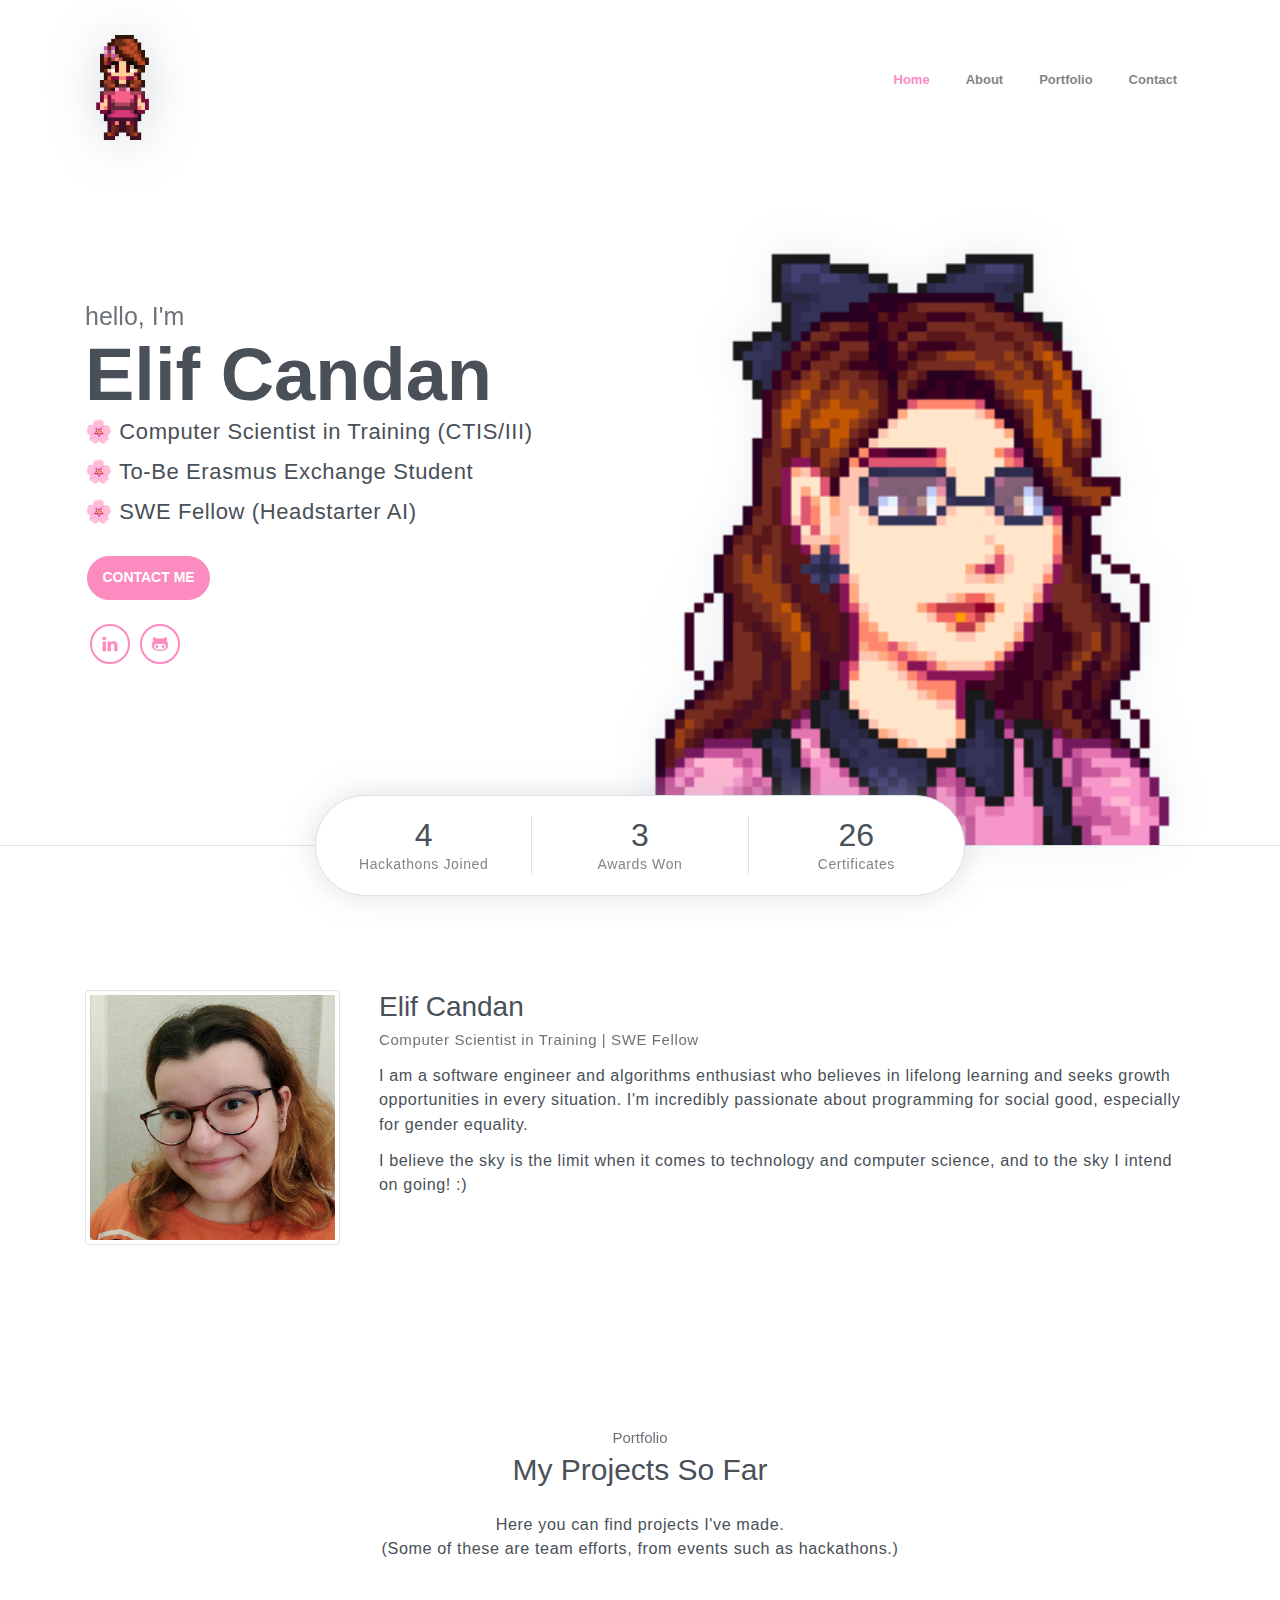
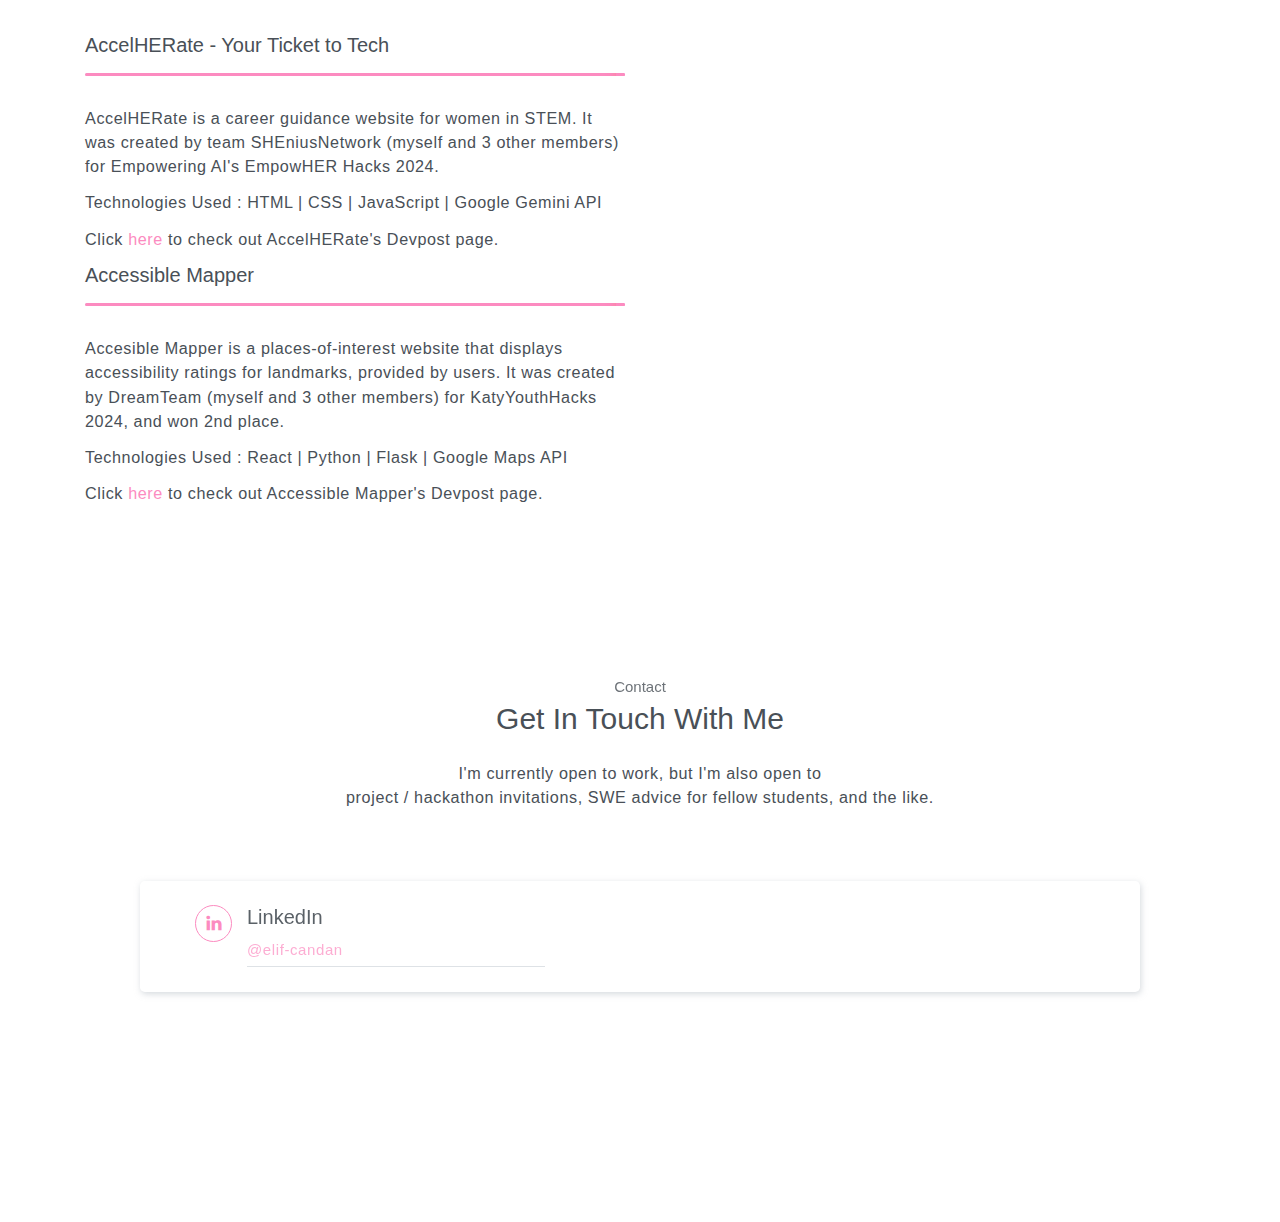
<file: index.html>
<!DOCTYPE html>
<html lang="en">
<head>
	<meta charset="utf-8">
    <meta name="viewport" content="width=device-width, initial-scale=1, shrink-to-fit=no">
    <meta name="description" content="Start your development with Steller landing page.">
    <meta name="author" content="Devcrud">
    <title>Elif Candan | CS Student</title>
    <!-- font icons -->
    <link rel="stylesheet" href="assets/vendors/themify-icons/css/themify-icons.css">
    <!-- Bootstrap + Steller main styles -->
	<link rel="stylesheet" href="assets/css/steller.css">
</head>
<body data-spy="scroll" data-target=".navbar" data-offset="40" id="home">

    <!-- Page navigation -->
    <nav class="navbar navbar-expand-lg navbar-light fixed-top" data-spy="affix" data-offset-top="0">
        <div class="container">
            <a class="navbar-brand" href="#"><img src="assets/imgs/small.png" alt=""></a>
            <button class="navbar-toggler" type="button" data-toggle="collapse" data-target="#navbarSupportedContent" aria-controls="navbarSupportedContent" aria-expanded="false" aria-label="Toggle navigation">
                <span class="navbar-toggler-icon"></span>
            </button>

            <div class="collapse navbar-collapse" id="navbarSupportedContent">
                <ul class="navbar-nav ml-auto align-items-center">
                    <li class="nav-item">
                        <a class="nav-link" href="#home">Home</a>
                    </li>
                    <li class="nav-item">
                        <a class="nav-link" href="#about">About</a>
                    </li>                
                    <li class="nav-item">
                        <a class="nav-link" href="#portfolio">Portfolio</a>
                    </li>
                    <li class="nav-item">
                        <a class="nav-link" href="#contact">Contact</a>
                    </li>
                </ul>
            </div>
        </div>          
    </nav>
    <!-- End of page navibation -->

    <!-- Page Header -->
    <header class="header" id="home">
        <div class="container">
            <div class="infos">
                <h6 class="subtitle">hello, I'm</h6>
                <h6 class="title">Elif Candan</h6>
                <p>&#127800; Computer Scientist in Training (CTIS/III)</p>
                <p>&#127800; To-Be Erasmus Exchange Student</p>
                <p>&#127800; SWE Fellow (Headstarter AI)</p>

                <div class="buttons pt-3">
                    <button class="btn btn-primary rounded" onclick="window.location.href='#contact';">CONTACT ME</button>
                </div>      

                <div class="socials mt-4">
                    <a class="social-item" href="https://linkedin.com/in/elif-candan/"><i class="ti-linkedin"></i></a>
                    <a class="social-item" href="https://github.com/encanmore/"><i class="ti-github"></i></a>
                </div>
            </div>              
            <div class="img-holder">
                <img src="assets/imgs/portraitNeutral.png" alt="">
            </div>      
        </div>  

        <!-- Header-widget -->
        <div class="widget">
            <div class="widget-item">
                <h2>4</h2>
                <p>Hackathons Joined</p>
            </div>
            <div class="widget-item">
                <h2>3</h2>
                <p>Awards Won</p>
            </div>
            <div class="widget-item">
                <h2>26</h2>
                <p>Certificates</p>
            </div>
        </div>
    </header>
    <!-- End of Page Header -->
    
    <!-- About section -->
    <section id="about" class="section mt-3">
        <div class="container mt-5">
            <div class="row text-center text-md-left">
                <div class="col-md-3">
                    <img src="assets/imgs/ElifCandan.jpeg" alt="" class="img-thumbnail mb-4">
                </div>
                <div class="pl-md-4 col-md-9">
                    <h6 class="title">Elif Candan</h6>
                    <p class="subtitle">Computer Scientist in Training | SWE Fellow</p>
                    <p>I am a software engineer and algorithms enthusiast who believes in lifelong learning and seeks growth opportunities in every situation. I'm incredibly passionate about programming for social good, especially for gender equality.</p>
                    <p>I believe the sky is the limit when it comes to technology and computer science, and to the sky I intend on going! :)</p>                
                </div>
            </div>
        </div>
    </section>

    <!-- Portfolio section -->
    <section id="portfolio" class="section">
        <div class="container text-center">
            <h6 class="subtitle">Portfolio</h6>
            <h6 class="section-title mb-4">My Projects So Far</h6>
            <p class="mb-5 pb-4">Here you can find projects I've made.<br> (Some of these are team efforts, from events such as hackathons.)</p>

            <div class="row text-left">
                <div class="col-sm-6">
                    <h5 class="mb-3">AccelHERate - Your Ticket to Tech</h6>
                    <div class="progress">
                        <div class="progress-bar bg-primary" role="progressbar" style="width: 100%;" aria-valuenow="25" aria-valuemin="0" aria-valuemax="100"><span>89%</span></div>
                    </div>
                    <p>AccelHERate is a career guidance website for women in STEM. It was created by team SHEniusNetwork (myself and 3 other members) for Empowering AI's EmpowHER Hacks 2024.</p>
                    <p>Technologies Used : HTML | CSS | JavaScript | Google Gemini API</p>
                    <p>Click <a href="https://devpost.com/software/accelherate">here</a> to check out AccelHERate's Devpost page.</p>
                </div>
            </div> 
		<div class="row text-left">
                <div class="col-sm-6">
                    <h5 class="mb-3">Accessible Mapper</h6>
                    <div class="progress">
                        <div class="progress-bar bg-primary" role="progressbar" style="width: 100%;" aria-valuenow="25" aria-valuemin="0" aria-valuemax="100"><span>89%</span></div>
                    </div>
                    <p>Accesible Mapper is a places-of-interest website that displays accessibility ratings for landmarks, provided by users. It was created by DreamTeam (myself and 3 other members) for KatyYouthHacks 2024, and won 2nd place.</p>
                    <p>Technologies Used : React | Python | Flask | Google Maps API</p>
                    <p>Click <a href="https://devpost.com/software/accessible-mapper">here</a> to check out Accessible Mapper's Devpost page.</p>
                </div>
            </div>
        </div>
    </section>
    <!-- End of Portfolio section -->

    <!-- Contact Section -->
    <section id="contact" class="position-relative section">
        <div class="container text-center">
            <h6 class="subtitle">Contact</h6>
            <h6 class="section-title mb-4">Get In Touch With Me</h6>
            <p class="mb-5 pb-4">I'm currently open to work, but I'm also open to <br> project / hackathon invitations, SWE advice for fellow students, and the like.</p>

            <div class="contact text-left">
                <div class="contact-infos">
                    <br/>
                    <div class="item">
                        <i class="ti-linkedin"></i>
                        <div class="">
                            <h5>LinkedIn</h5>
                            <p><a href="https://linkedin.com/in/elif-candan/">@elif-candan</a></p>
                        </div>                          
                    </div>
                </div>                  
            </div>
        </div>      
    </section>
    <!-- End of Contact Section -->
	
	<!-- core  -->
    <script src="assets/vendors/jquery/jquery-3.4.1.js"></script>
    <script src="assets/vendors/bootstrap/bootstrap.bundle.js"></script>
    <!-- bootstrap 3 affix -->
	<script src="assets/vendors/bootstrap/bootstrap.affix.js"></script>

    <!-- steller js -->
    <script src="assets/js/steller.js"></script>

</body>
</html>
</file>
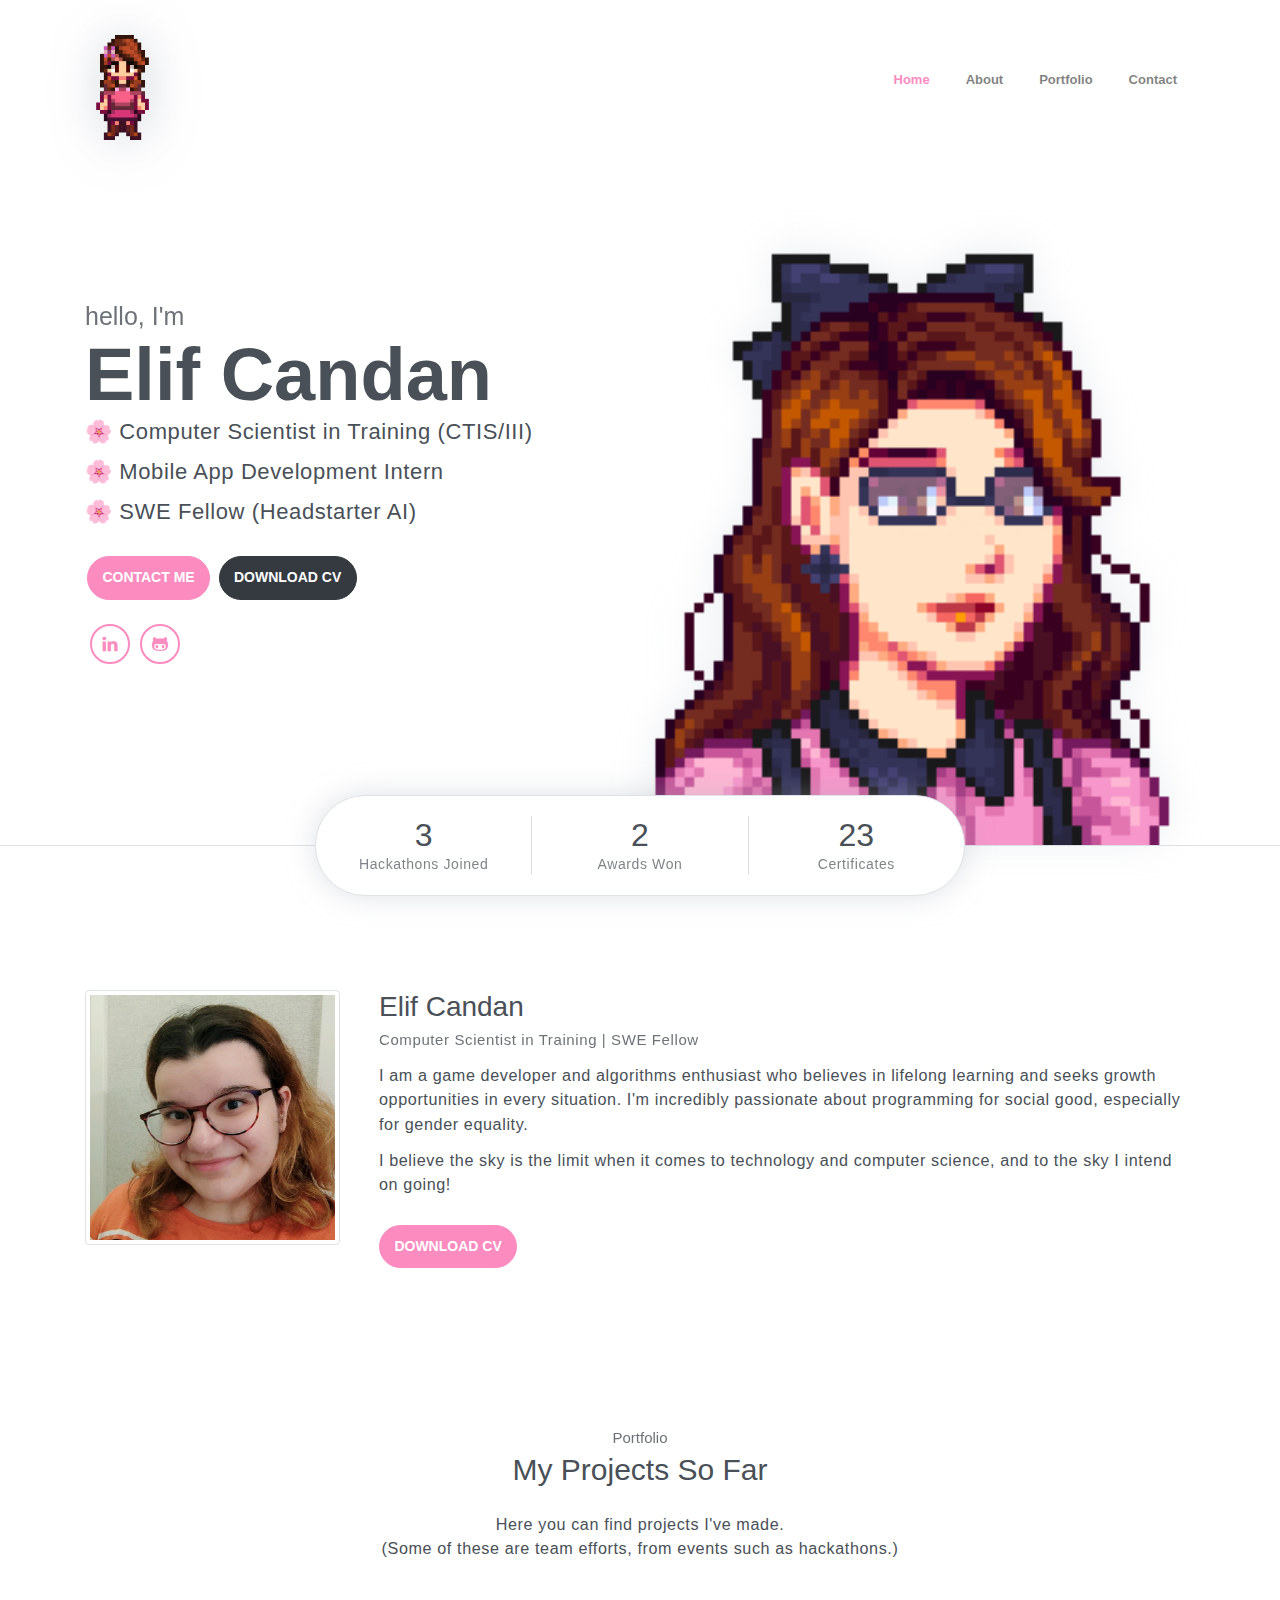
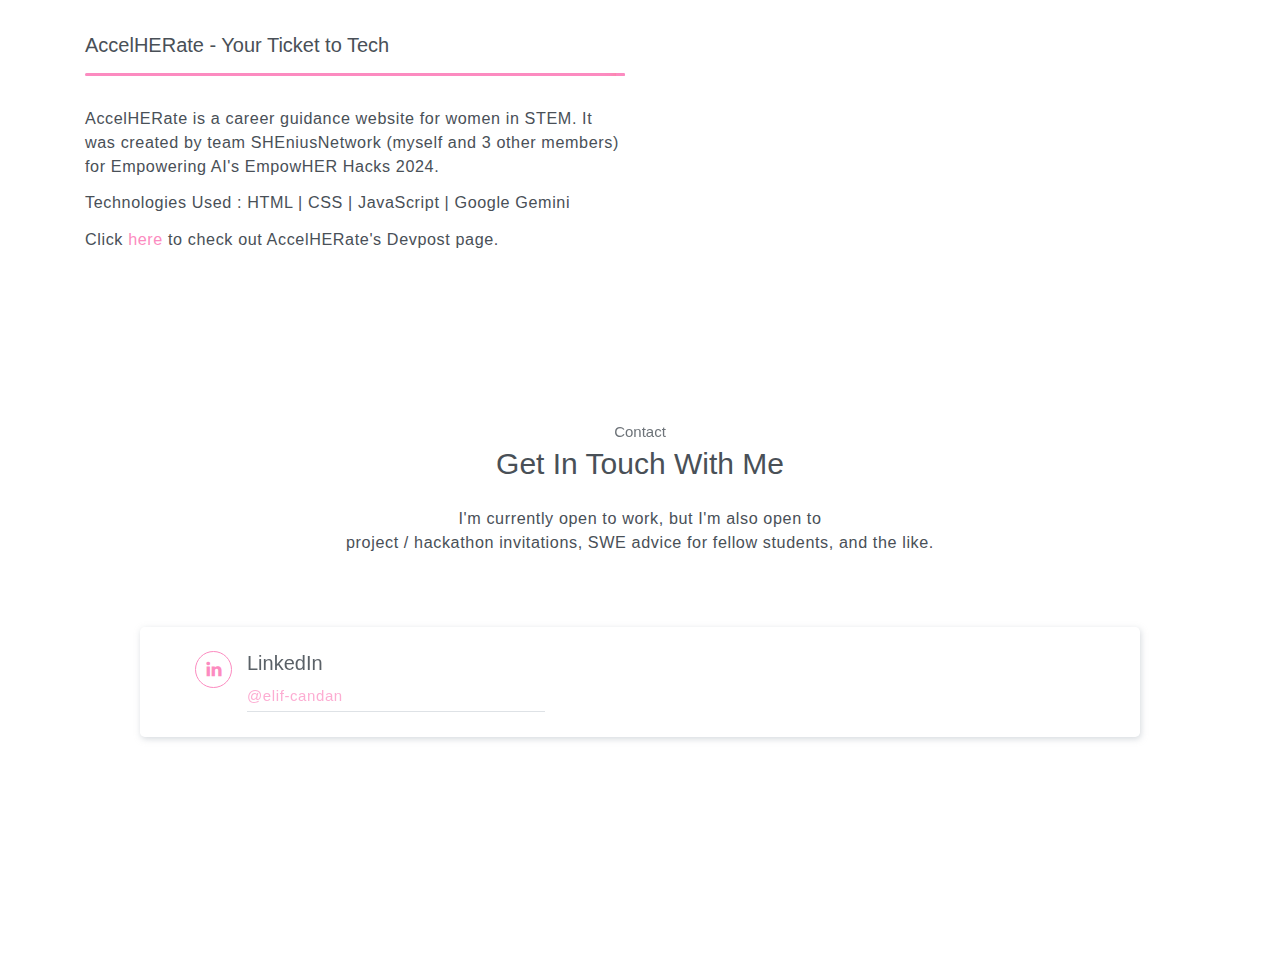
<file: public_html/index.html>
<!DOCTYPE html>
<html lang="en">
<head>
	<meta charset="utf-8">
    <meta name="viewport" content="width=device-width, initial-scale=1, shrink-to-fit=no">
    <meta name="description" content="Start your development with Steller landing page.">
    <meta name="author" content="Devcrud">
    <title>Elif Candan | CS Student</title>
    <!-- font icons -->
    <link rel="stylesheet" href="assets/vendors/themify-icons/css/themify-icons.css">
    <!-- Bootstrap + Steller main styles -->
	<link rel="stylesheet" href="assets/css/steller.css">
</head>
<body data-spy="scroll" data-target=".navbar" data-offset="40" id="home">

    <!-- Page navigation -->
    <nav class="navbar navbar-expand-lg navbar-light fixed-top" data-spy="affix" data-offset-top="0">
        <div class="container">
            <a class="navbar-brand" href="#"><img src="assets/imgs/small.png" alt=""></a>
            <button class="navbar-toggler" type="button" data-toggle="collapse" data-target="#navbarSupportedContent" aria-controls="navbarSupportedContent" aria-expanded="false" aria-label="Toggle navigation">
                <span class="navbar-toggler-icon"></span>
            </button>

            <div class="collapse navbar-collapse" id="navbarSupportedContent">
                <ul class="navbar-nav ml-auto align-items-center">
                    <li class="nav-item">
                        <a class="nav-link" href="#home">Home</a>
                    </li>
                    <li class="nav-item">
                        <a class="nav-link" href="#about">About</a>
                    </li>                
                    <li class="nav-item">
                        <a class="nav-link" href="#portfolio">Portfolio</a>
                    </li>
                    <li class="nav-item">
                        <a class="nav-link" href="#contact">Contact</a>
                    </li>
                </ul>
            </div>
        </div>          
    </nav>
    <!-- End of page navibation -->

    <!-- Page Header -->
    <header class="header" id="home">
        <div class="container">
            <div class="infos">
                <h6 class="subtitle">hello, I'm</h6>
                <h6 class="title">Elif Candan</h6>
                <p>&#127800; Computer Scientist in Training (CTIS/III)</p>
                <p>&#127800; Mobile App Development Intern</p>
                <p>&#127800; SWE Fellow (Headstarter AI)</p>

                <div class="buttons pt-3">
                    <button class="btn btn-primary rounded" onclick="window.location.href='#contact';">CONTACT ME</button>
                    <button class="btn btn-dark rounded">DOWNLOAD CV</button>
                </div>      

                <div class="socials mt-4">
                    <a class="social-item" href="https://linkedin.com/in/elif-candan/"><i class="ti-linkedin"></i></a>
                    <a class="social-item" href="https://github.com/encanmore/"><i class="ti-github"></i></a>
                </div>
            </div>              
            <div class="img-holder">
                <img src="assets/imgs/portraitNeutral.png" alt="">
            </div>      
        </div>  

        <!-- Header-widget -->
        <div class="widget">
            <div class="widget-item">
                <h2>3</h2>
                <p>Hackathons Joined</p>
            </div>
            <div class="widget-item">
                <h2>2</h2>
                <p>Awards Won</p>
            </div>
            <div class="widget-item">
                <h2>23</h2>
                <p>Certificates</p>
            </div>
        </div>
    </header>
    <!-- End of Page Header -->
    
    <!-- About section -->
    <section id="about" class="section mt-3">
        <div class="container mt-5">
            <div class="row text-center text-md-left">
                <div class="col-md-3">
                    <img src="assets/imgs/ElifCandan.jpeg" alt="" class="img-thumbnail mb-4">
                </div>
                <div class="pl-md-4 col-md-9">
                    <h6 class="title">Elif Candan</h6>
                    <p class="subtitle">Computer Scientist in Training | SWE Fellow</p>
                    <p>I am a game developer and algorithms enthusiast who believes in lifelong learning and seeks growth opportunities in every situation. I'm incredibly passionate about programming for social good, especially for gender equality.</p>
                    <p>I believe the sky is the limit when it comes to technology and computer science, and to the sky I intend on going!</p>
                    <button class="btn btn-primary rounded mt-3">DOWNLOAD CV</button>                   
                </div>
            </div>
        </div>
    </section>

    <!-- Portfolio section -->
    <section id="portfolio" class="section">
        <div class="container text-center">
            <h6 class="subtitle">Portfolio</h6>
            <h6 class="section-title mb-4">My Projects So Far</h6>
            <p class="mb-5 pb-4">Here you can find projects I've made.<br> (Some of these are team efforts, from events such as hackathons.)</p>

            <div class="row text-left">
                <div class="col-sm-6">
                    <h5 class="mb-3">AccelHERate - Your Ticket to Tech</h6>
                    <div class="progress">
                        <div class="progress-bar bg-primary" role="progressbar" style="width: 100%;" aria-valuenow="25" aria-valuemin="0" aria-valuemax="100"><span>89%</span></div>
                    </div>
                    <p>AccelHERate is a career guidance website for women in STEM. It was created by team SHEniusNetwork (myself and 3 other members) for Empowering AI's EmpowHER Hacks 2024.</p>
                    <p>Technologies Used : HTML | CSS | JavaScript | Google Gemini</p>
                    <p>Click <a href="https://devpost.com/software/accelherate">here</a> to check out AccelHERate's Devpost page.</p>
                </div>
            </div>  
        </div>
    </section>
    <!-- End of Portfolio section -->

    <!-- Contact Section -->
    <section id="contact" class="position-relative section">
        <div class="container text-center">
            <h6 class="subtitle">Contact</h6>
            <h6 class="section-title mb-4">Get In Touch With Me</h6>
            <p class="mb-5 pb-4">I'm currently open to work, but I'm also open to <br> project / hackathon invitations, SWE advice for fellow students, and the like.</p>

            <div class="contact text-left">
                <div class="contact-infos">
                    <br/>
                    <div class="item">
                        <i class="ti-linkedin"></i>
                        <div class="">
                            <h5>LinkedIn</h5>
                            <p><a href="https://linkedin.com/in/elif-candan/">@elif-candan</a></p>
                        </div>                          
                    </div>
                </div>                  
            </div>
        </div>      
    </section>
    <!-- End of Contact Section -->
	
	<!-- core  -->
    <script src="assets/vendors/jquery/jquery-3.4.1.js"></script>
    <script src="assets/vendors/bootstrap/bootstrap.bundle.js"></script>
    <!-- bootstrap 3 affix -->
	<script src="assets/vendors/bootstrap/bootstrap.affix.js"></script>

    <!-- steller js -->
    <script src="assets/js/steller.js"></script>

</body>
</html>
</file>
<file: assets/vendors/themify-icons/css/themify-icons.css>
@font-face {
	font-family: 'themify';
	src:url("../fonts/themify.eot?-fvbane");
	src:url("../fonts/themify.eot?#iefix-fvbane") format("embedded-opentype"),
		url("../fonts/themify.woff?-fvbane") format("woff"),
		url("../fonts/themify.ttf?-fvbane") format("truetype"),
		url("../fonts/themify.svg?-fvbane#themify") format("svg");
	font-weight: normal;
	font-style: normal;
}

[class^="ti-"], [class*=" ti-"] {
	font-family: 'themify';
	speak: none;
	font-style: normal;
	font-weight: normal;
	font-variant: normal;
	text-transform: none;
	line-height: 1;

	/* Better Font Rendering =========== */
	-webkit-font-smoothing: antialiased;
	-moz-osx-font-smoothing: grayscale;
}

.ti-wand:before {
	content: "\e600";
}
.ti-volume:before {
	content: "\e601";
}
.ti-user:before {
	content: "\e602";
}
.ti-unlock:before {
	content: "\e603";
}
.ti-unlink:before {
	content: "\e604";
}
.ti-trash:before {
	content: "\e605";
}
.ti-thought:before {
	content: "\e606";
}
.ti-target:before {
	content: "\e607";
}
.ti-tag:before {
	content: "\e608";
}
.ti-tablet:before {
	content: "\e609";
}
.ti-star:before {
	content: "\e60a";
}
.ti-spray:before {
	content: "\e60b";
}
.ti-signal:before {
	content: "\e60c";
}
.ti-shopping-cart:before {
	content: "\e60d";
}
.ti-shopping-cart-full:before {
	content: "\e60e";
}
.ti-settings:before {
	content: "\e60f";
}
.ti-search:before {
	content: "\e610";
}
.ti-zoom-in:before {
	content: "\e611";
}
.ti-zoom-out:before {
	content: "\e612";
}
.ti-cut:before {
	content: "\e613";
}
.ti-ruler:before {
	content: "\e614";
}
.ti-ruler-pencil:before {
	content: "\e615";
}
.ti-ruler-alt:before {
	content: "\e616";
}
.ti-bookmark:before {
	content: "\e617";
}
.ti-bookmark-alt:before {
	content: "\e618";
}
.ti-reload:before {
	content: "\e619";
}
.ti-plus:before {
	content: "\e61a";
}
.ti-pin:before {
	content: "\e61b";
}
.ti-pencil:before {
	content: "\e61c";
}
.ti-pencil-alt:before {
	content: "\e61d";
}
.ti-paint-roller:before {
	content: "\e61e";
}
.ti-paint-bucket:before {
	content: "\e61f";
}
.ti-na:before {
	content: "\e620";
}
.ti-mobile:before {
	content: "\e621";
}
.ti-minus:before {
	content: "\e622";
}
.ti-medall:before {
	content: "\e623";
}
.ti-medall-alt:before {
	content: "\e624";
}
.ti-marker:before {
	content: "\e625";
}
.ti-marker-alt:before {
	content: "\e626";
}
.ti-arrow-up:before {
	content: "\e627";
}
.ti-arrow-right:before {
	content: "\e628";
}
.ti-arrow-left:before {
	content: "\e629";
}
.ti-arrow-down:before {
	content: "\e62a";
}
.ti-lock:before {
	content: "\e62b";
}
.ti-location-arrow:before {
	content: "\e62c";
}
.ti-link:before {
	content: "\e62d";
}
.ti-layout:before {
	content: "\e62e";
}
.ti-layers:before {
	content: "\e62f";
}
.ti-layers-alt:before {
	content: "\e630";
}
.ti-key:before {
	content: "\e631";
}
.ti-import:before {
	content: "\e632";
}
.ti-image:before {
	content: "\e633";
}
.ti-heart:before {
	content: "\e634";
}
.ti-heart-broken:before {
	content: "\e635";
}
.ti-hand-stop:before {
	content: "\e636";
}
.ti-hand-open:before {
	content: "\e637";
}
.ti-hand-drag:before {
	content: "\e638";
}
.ti-folder:before {
	content: "\e639";
}
.ti-flag:before {
	content: "\e63a";
}
.ti-flag-alt:before {
	content: "\e63b";
}
.ti-flag-alt-2:before {
	content: "\e63c";
}
.ti-eye:before {
	content: "\e63d";
}
.ti-export:before {
	content: "\e63e";
}
.ti-exchange-vertical:before {
	content: "\e63f";
}
.ti-desktop:before {
	content: "\e640";
}
.ti-cup:before {
	content: "\e641";
}
.ti-crown:before {
	content: "\e642";
}
.ti-comments:before {
	content: "\e643";
}
.ti-comment:before {
	content: "\e644";
}
.ti-comment-alt:before {
	content: "\e645";
}
.ti-close:before {
	content: "\e646";
}
.ti-clip:before {
	content: "\e647";
}
.ti-angle-up:before {
	content: "\e648";
}
.ti-angle-right:before {
	content: "\e649";
}
.ti-angle-left:before {
	content: "\e64a";
}
.ti-angle-down:before {
	content: "\e64b";
}
.ti-check:before {
	content: "\e64c";
}
.ti-check-box:before {
	content: "\e64d";
}
.ti-camera:before {
	content: "\e64e";
}
.ti-announcement:before {
	content: "\e64f";
}
.ti-brush:before {
	content: "\e650";
}
.ti-briefcase:before {
	content: "\e651";
}
.ti-bolt:before {
	content: "\e652";
}
.ti-bolt-alt:before {
	content: "\e653";
}
.ti-blackboard:before {
	content: "\e654";
}
.ti-bag:before {
	content: "\e655";
}
.ti-move:before {
	content: "\e656";
}
.ti-arrows-vertical:before {
	content: "\e657";
}
.ti-arrows-horizontal:before {
	content: "\e658";
}
.ti-fullscreen:before {
	content: "\e659";
}
.ti-arrow-top-right:before {
	content: "\e65a";
}
.ti-arrow-top-left:before {
	content: "\e65b";
}
.ti-arrow-circle-up:before {
	content: "\e65c";
}
.ti-arrow-circle-right:before {
	content: "\e65d";
}
.ti-arrow-circle-left:before {
	content: "\e65e";
}
.ti-arrow-circle-down:before {
	content: "\e65f";
}
.ti-angle-double-up:before {
	content: "\e660";
}
.ti-angle-double-right:before {
	content: "\e661";
}
.ti-angle-double-left:before {
	content: "\e662";
}
.ti-angle-double-down:before {
	content: "\e663";
}
.ti-zip:before {
	content: "\e664";
}
.ti-world:before {
	content: "\e665";
}
.ti-wheelchair:before {
	content: "\e666";
}
.ti-view-list:before {
	content: "\e667";
}
.ti-view-list-alt:before {
	content: "\e668";
}
.ti-view-grid:before {
	content: "\e669";
}
.ti-uppercase:before {
	content: "\e66a";
}
.ti-upload:before {
	content: "\e66b";
}
.ti-underline:before {
	content: "\e66c";
}
.ti-truck:before {
	content: "\e66d";
}
.ti-timer:before {
	content: "\e66e";
}
.ti-ticket:before {
	content: "\e66f";
}
.ti-thumb-up:before {
	content: "\e670";
}
.ti-thumb-down:before {
	content: "\e671";
}
.ti-text:before {
	content: "\e672";
}
.ti-stats-up:before {
	content: "\e673";
}
.ti-stats-down:before {
	content: "\e674";
}
.ti-split-v:before {
	content: "\e675";
}
.ti-split-h:before {
	content: "\e676";
}
.ti-smallcap:before {
	content: "\e677";
}
.ti-shine:before {
	content: "\e678";
}
.ti-shift-right:before {
	content: "\e679";
}
.ti-shift-left:before {
	content: "\e67a";
}
.ti-shield:before {
	content: "\e67b";
}
.ti-notepad:before {
	content: "\e67c";
}
.ti-server:before {
	content: "\e67d";
}
.ti-quote-right:before {
	content: "\e67e";
}
.ti-quote-left:before {
	content: "\e67f";
}
.ti-pulse:before {
	content: "\e680";
}
.ti-printer:before {
	content: "\e681";
}
.ti-power-off:before {
	content: "\e682";
}
.ti-plug:before {
	content: "\e683";
}
.ti-pie-chart:before {
	content: "\e684";
}
.ti-paragraph:before {
	content: "\e685";
}
.ti-panel:before {
	content: "\e686";
}
.ti-package:before {
	content: "\e687";
}
.ti-music:before {
	content: "\e688";
}
.ti-music-alt:before {
	content: "\e689";
}
.ti-mouse:before {
	content: "\e68a";
}
.ti-mouse-alt:before {
	content: "\e68b";
}
.ti-money:before {
	content: "\e68c";
}
.ti-microphone:before {
	content: "\e68d";
}
.ti-menu:before {
	content: "\e68e";
}
.ti-menu-alt:before {
	content: "\e68f";
}
.ti-map:before {
	content: "\e690";
}
.ti-map-alt:before {
	content: "\e691";
}
.ti-loop:before {
	content: "\e692";
}
.ti-location-pin:before {
	content: "\e693";
}
.ti-list:before {
	content: "\e694";
}
.ti-light-bulb:before {
	content: "\e695";
}
.ti-Italic:before {
	content: "\e696";
}
.ti-info:before {
	content: "\e697";
}
.ti-infinite:before {
	content: "\e698";
}
.ti-id-badge:before {
	content: "\e699";
}
.ti-hummer:before {
	content: "\e69a";
}
.ti-home:before {
	content: "\e69b";
}
.ti-help:before {
	content: "\e69c";
}
.ti-headphone:before {
	content: "\e69d";
}
.ti-harddrives:before {
	content: "\e69e";
}
.ti-harddrive:before {
	content: "\e69f";
}
.ti-gift:before {
	content: "\e6a0";
}
.ti-game:before {
	content: "\e6a1";
}
.ti-filter:before {
	content: "\e6a2";
}
.ti-files:before {
	content: "\e6a3";
}
.ti-file:before {
	content: "\e6a4";
}
.ti-eraser:before {
	content: "\e6a5";
}
.ti-envelope:before {
	content: "\e6a6";
}
.ti-download:before {
	content: "\e6a7";
}
.ti-direction:before {
	content: "\e6a8";
}
.ti-direction-alt:before {
	content: "\e6a9";
}
.ti-dashboard:before {
	content: "\e6aa";
}
.ti-control-stop:before {
	content: "\e6ab";
}
.ti-control-shuffle:before {
	content: "\e6ac";
}
.ti-control-play:before {
	content: "\e6ad";
}
.ti-control-pause:before {
	content: "\e6ae";
}
.ti-control-forward:before {
	content: "\e6af";
}
.ti-control-backward:before {
	content: "\e6b0";
}
.ti-cloud:before {
	content: "\e6b1";
}
.ti-cloud-up:before {
	content: "\e6b2";
}
.ti-cloud-down:before {
	content: "\e6b3";
}
.ti-clipboard:before {
	content: "\e6b4";
}
.ti-car:before {
	content: "\e6b5";
}
.ti-calendar:before {
	content: "\e6b6";
}
.ti-book:before {
	content: "\e6b7";
}
.ti-bell:before {
	content: "\e6b8";
}
.ti-basketball:before {
	content: "\e6b9";
}
.ti-bar-chart:before {
	content: "\e6ba";
}
.ti-bar-chart-alt:before {
	content: "\e6bb";
}
.ti-back-right:before {
	content: "\e6bc";
}
.ti-back-left:before {
	content: "\e6bd";
}
.ti-arrows-corner:before {
	content: "\e6be";
}
.ti-archive:before {
	content: "\e6bf";
}
.ti-anchor:before {
	content: "\e6c0";
}
.ti-align-right:before {
	content: "\e6c1";
}
.ti-align-left:before {
	content: "\e6c2";
}
.ti-align-justify:before {
	content: "\e6c3";
}
.ti-align-center:before {
	content: "\e6c4";
}
.ti-alert:before {
	content: "\e6c5";
}
.ti-alarm-clock:before {
	content: "\e6c6";
}
.ti-agenda:before {
	content: "\e6c7";
}
.ti-write:before {
	content: "\e6c8";
}
.ti-window:before {
	content: "\e6c9";
}
.ti-widgetized:before {
	content: "\e6ca";
}
.ti-widget:before {
	content: "\e6cb";
}
.ti-widget-alt:before {
	content: "\e6cc";
}
.ti-wallet:before {
	content: "\e6cd";
}
.ti-video-clapper:before {
	content: "\e6ce";
}
.ti-video-camera:before {
	content: "\e6cf";
}
.ti-vector:before {
	content: "\e6d0";
}
.ti-themify-logo:before {
	content: "\e6d1";
}
.ti-themify-favicon:before {
	content: "\e6d2";
}
.ti-themify-favicon-alt:before {
	content: "\e6d3";
}
.ti-support:before {
	content: "\e6d4";
}
.ti-stamp:before {
	content: "\e6d5";
}
.ti-split-v-alt:before {
	content: "\e6d6";
}
.ti-slice:before {
	content: "\e6d7";
}
.ti-shortcode:before {
	content: "\e6d8";
}
.ti-shift-right-alt:before {
	content: "\e6d9";
}
.ti-shift-left-alt:before {
	content: "\e6da";
}
.ti-ruler-alt-2:before {
	content: "\e6db";
}
.ti-receipt:before {
	content: "\e6dc";
}
.ti-pin2:before {
	content: "\e6dd";
}
.ti-pin-alt:before {
	content: "\e6de";
}
.ti-pencil-alt2:before {
	content: "\e6df";
}
.ti-palette:before {
	content: "\e6e0";
}
.ti-more:before {
	content: "\e6e1";
}
.ti-more-alt:before {
	content: "\e6e2";
}
.ti-microphone-alt:before {
	content: "\e6e3";
}
.ti-magnet:before {
	content: "\e6e4";
}
.ti-line-double:before {
	content: "\e6e5";
}
.ti-line-dotted:before {
	content: "\e6e6";
}
.ti-line-dashed:before {
	content: "\e6e7";
}
.ti-layout-width-full:before {
	content: "\e6e8";
}
.ti-layout-width-default:before {
	content: "\e6e9";
}
.ti-layout-width-default-alt:before {
	content: "\e6ea";
}
.ti-layout-tab:before {
	content: "\e6eb";
}
.ti-layout-tab-window:before {
	content: "\e6ec";
}
.ti-layout-tab-v:before {
	content: "\e6ed";
}
.ti-layout-tab-min:before {
	content: "\e6ee";
}
.ti-layout-slider:before {
	content: "\e6ef";
}
.ti-layout-slider-alt:before {
	content: "\e6f0";
}
.ti-layout-sidebar-right:before {
	content: "\e6f1";
}
.ti-layout-sidebar-none:before {
	content: "\e6f2";
}
.ti-layout-sidebar-left:before {
	content: "\e6f3";
}
.ti-layout-placeholder:before {
	content: "\e6f4";
}
.ti-layout-menu:before {
	content: "\e6f5";
}
.ti-layout-menu-v:before {
	content: "\e6f6";
}
.ti-layout-menu-separated:before {
	content: "\e6f7";
}
.ti-layout-menu-full:before {
	content: "\e6f8";
}
.ti-layout-media-right-alt:before {
	content: "\e6f9";
}
.ti-layout-media-right:before {
	content: "\e6fa";
}
.ti-layout-media-overlay:before {
	content: "\e6fb";
}
.ti-layout-media-overlay-alt:before {
	content: "\e6fc";
}
.ti-layout-media-overlay-alt-2:before {
	content: "\e6fd";
}
.ti-layout-media-left-alt:before {
	content: "\e6fe";
}
.ti-layout-media-left:before {
	content: "\e6ff";
}
.ti-layout-media-center-alt:before {
	content: "\e700";
}
.ti-layout-media-center:before {
	content: "\e701";
}
.ti-layout-list-thumb:before {
	content: "\e702";
}
.ti-layout-list-thumb-alt:before {
	content: "\e703";
}
.ti-layout-list-post:before {
	content: "\e704";
}
.ti-layout-list-large-image:before {
	content: "\e705";
}
.ti-layout-line-solid:before {
	content: "\e706";
}
.ti-layout-grid4:before {
	content: "\e707";
}
.ti-layout-grid3:before {
	content: "\e708";
}
.ti-layout-grid2:before {
	content: "\e709";
}
.ti-layout-grid2-thumb:before {
	content: "\e70a";
}
.ti-layout-cta-right:before {
	content: "\e70b";
}
.ti-layout-cta-left:before {
	content: "\e70c";
}
.ti-layout-cta-center:before {
	content: "\e70d";
}
.ti-layout-cta-btn-right:before {
	content: "\e70e";
}
.ti-layout-cta-btn-left:before {
	content: "\e70f";
}
.ti-layout-column4:before {
	content: "\e710";
}
.ti-layout-column3:before {
	content: "\e711";
}
.ti-layout-column2:before {
	content: "\e712";
}
.ti-layout-accordion-separated:before {
	content: "\e713";
}
.ti-layout-accordion-merged:before {
	content: "\e714";
}
.ti-layout-accordion-list:before {
	content: "\e715";
}
.ti-ink-pen:before {
	content: "\e716";
}
.ti-info-alt:before {
	content: "\e717";
}
.ti-help-alt:before {
	content: "\e718";
}
.ti-headphone-alt:before {
	content: "\e719";
}
.ti-hand-point-up:before {
	content: "\e71a";
}
.ti-hand-point-right:before {
	content: "\e71b";
}
.ti-hand-point-left:before {
	content: "\e71c";
}
.ti-hand-point-down:before {
	content: "\e71d";
}
.ti-gallery:before {
	content: "\e71e";
}
.ti-face-smile:before {
	content: "\e71f";
}
.ti-face-sad:before {
	content: "\e720";
}
.ti-credit-card:before {
	content: "\e721";
}
.ti-control-skip-forward:before {
	content: "\e722";
}
.ti-control-skip-backward:before {
	content: "\e723";
}
.ti-control-record:before {
	content: "\e724";
}
.ti-control-eject:before {
	content: "\e725";
}
.ti-comments-smiley:before {
	content: "\e726";
}
.ti-brush-alt:before {
	content: "\e727";
}
.ti-youtube:before {
	content: "\e728";
}
.ti-vimeo:before {
	content: "\e729";
}
.ti-twitter:before {
	content: "\e72a";
}
.ti-time:before {
	content: "\e72b";
}
.ti-tumblr:before {
	content: "\e72c";
}
.ti-skype:before {
	content: "\e72d";
}
.ti-share:before {
	content: "\e72e";
}
.ti-share-alt:before {
	content: "\e72f";
}
.ti-rocket:before {
	content: "\e730";
}
.ti-pinterest:before {
	content: "\e731";
}
.ti-new-window:before {
	content: "\e732";
}
.ti-microsoft:before {
	content: "\e733";
}
.ti-list-ol:before {
	content: "\e734";
}
.ti-linkedin:before {
	content: "\e735";
}
.ti-layout-sidebar-2:before {
	content: "\e736";
}
.ti-layout-grid4-alt:before {
	content: "\e737";
}
.ti-layout-grid3-alt:before {
	content: "\e738";
}
.ti-layout-grid2-alt:before {
	content: "\e739";
}
.ti-layout-column4-alt:before {
	content: "\e73a";
}
.ti-layout-column3-alt:before {
	content: "\e73b";
}
.ti-layout-column2-alt:before {
	content: "\e73c";
}
.ti-instagram:before {
	content: "\e73d";
}
.ti-google:before {
	content: "\e73e";
}
.ti-github:before {
	content: "\e73f";
}
.ti-flickr:before {
	content: "\e740";
}
.ti-facebook:before {
	content: "\e741";
}
.ti-dropbox:before {
	content: "\e742";
}
.ti-dribbble:before {
	content: "\e743";
}
.ti-apple:before {
	content: "\e744";
}
.ti-android:before {
	content: "\e745";
}
.ti-save:before {
	content: "\e746";
}
.ti-save-alt:before {
	content: "\e747";
}
.ti-yahoo:before {
	content: "\e748";
}
.ti-wordpress:before {
	content: "\e749";
}
.ti-vimeo-alt:before {
	content: "\e74a";
}
.ti-twitter-alt:before {
	content: "\e74b";
}
.ti-tumblr-alt:before {
	content: "\e74c";
}
.ti-trello:before {
	content: "\e74d";
}
.ti-stack-overflow:before {
	content: "\e74e";
}
.ti-soundcloud:before {
	content: "\e74f";
}
.ti-sharethis:before {
	content: "\e750";
}
.ti-sharethis-alt:before {
	content: "\e751";
}
.ti-reddit:before {
	content: "\e752";
}
.ti-pinterest-alt:before {
	content: "\e753";
}
.ti-microsoft-alt:before {
	content: "\e754";
}
.ti-linux:before {
	content: "\e755";
}
.ti-jsfiddle:before {
	content: "\e756";
}
.ti-joomla:before {
	content: "\e757";
}
.ti-html5:before {
	content: "\e758";
}
.ti-flickr-alt:before {
	content: "\e759";
}
.ti-email:before {
	content: "\e75a";
}
.ti-drupal:before {
	content: "\e75b";
}
.ti-dropbox-alt:before {
	content: "\e75c";
}
.ti-css3:before {
	content: "\e75d";
}
.ti-rss:before {
	content: "\e75e";
}
.ti-rss-alt:before {
	content: "\e75f";
}
</file>
<file: public_html/assets/vendors/themify-icons/css/themify-icons.css>
@font-face {
	font-family: 'themify';
	src:url("../fonts/themify.eot?-fvbane");
	src:url("../fonts/themify.eot?#iefix-fvbane") format("embedded-opentype"),
		url("../fonts/themify.woff?-fvbane") format("woff"),
		url("../fonts/themify.ttf?-fvbane") format("truetype"),
		url("../fonts/themify.svg?-fvbane#themify") format("svg");
	font-weight: normal;
	font-style: normal;
}

[class^="ti-"], [class*=" ti-"] {
	font-family: 'themify';
	speak: none;
	font-style: normal;
	font-weight: normal;
	font-variant: normal;
	text-transform: none;
	line-height: 1;

	/* Better Font Rendering =========== */
	-webkit-font-smoothing: antialiased;
	-moz-osx-font-smoothing: grayscale;
}

.ti-wand:before {
	content: "\e600";
}
.ti-volume:before {
	content: "\e601";
}
.ti-user:before {
	content: "\e602";
}
.ti-unlock:before {
	content: "\e603";
}
.ti-unlink:before {
	content: "\e604";
}
.ti-trash:before {
	content: "\e605";
}
.ti-thought:before {
	content: "\e606";
}
.ti-target:before {
	content: "\e607";
}
.ti-tag:before {
	content: "\e608";
}
.ti-tablet:before {
	content: "\e609";
}
.ti-star:before {
	content: "\e60a";
}
.ti-spray:before {
	content: "\e60b";
}
.ti-signal:before {
	content: "\e60c";
}
.ti-shopping-cart:before {
	content: "\e60d";
}
.ti-shopping-cart-full:before {
	content: "\e60e";
}
.ti-settings:before {
	content: "\e60f";
}
.ti-search:before {
	content: "\e610";
}
.ti-zoom-in:before {
	content: "\e611";
}
.ti-zoom-out:before {
	content: "\e612";
}
.ti-cut:before {
	content: "\e613";
}
.ti-ruler:before {
	content: "\e614";
}
.ti-ruler-pencil:before {
	content: "\e615";
}
.ti-ruler-alt:before {
	content: "\e616";
}
.ti-bookmark:before {
	content: "\e617";
}
.ti-bookmark-alt:before {
	content: "\e618";
}
.ti-reload:before {
	content: "\e619";
}
.ti-plus:before {
	content: "\e61a";
}
.ti-pin:before {
	content: "\e61b";
}
.ti-pencil:before {
	content: "\e61c";
}
.ti-pencil-alt:before {
	content: "\e61d";
}
.ti-paint-roller:before {
	content: "\e61e";
}
.ti-paint-bucket:before {
	content: "\e61f";
}
.ti-na:before {
	content: "\e620";
}
.ti-mobile:before {
	content: "\e621";
}
.ti-minus:before {
	content: "\e622";
}
.ti-medall:before {
	content: "\e623";
}
.ti-medall-alt:before {
	content: "\e624";
}
.ti-marker:before {
	content: "\e625";
}
.ti-marker-alt:before {
	content: "\e626";
}
.ti-arrow-up:before {
	content: "\e627";
}
.ti-arrow-right:before {
	content: "\e628";
}
.ti-arrow-left:before {
	content: "\e629";
}
.ti-arrow-down:before {
	content: "\e62a";
}
.ti-lock:before {
	content: "\e62b";
}
.ti-location-arrow:before {
	content: "\e62c";
}
.ti-link:before {
	content: "\e62d";
}
.ti-layout:before {
	content: "\e62e";
}
.ti-layers:before {
	content: "\e62f";
}
.ti-layers-alt:before {
	content: "\e630";
}
.ti-key:before {
	content: "\e631";
}
.ti-import:before {
	content: "\e632";
}
.ti-image:before {
	content: "\e633";
}
.ti-heart:before {
	content: "\e634";
}
.ti-heart-broken:before {
	content: "\e635";
}
.ti-hand-stop:before {
	content: "\e636";
}
.ti-hand-open:before {
	content: "\e637";
}
.ti-hand-drag:before {
	content: "\e638";
}
.ti-folder:before {
	content: "\e639";
}
.ti-flag:before {
	content: "\e63a";
}
.ti-flag-alt:before {
	content: "\e63b";
}
.ti-flag-alt-2:before {
	content: "\e63c";
}
.ti-eye:before {
	content: "\e63d";
}
.ti-export:before {
	content: "\e63e";
}
.ti-exchange-vertical:before {
	content: "\e63f";
}
.ti-desktop:before {
	content: "\e640";
}
.ti-cup:before {
	content: "\e641";
}
.ti-crown:before {
	content: "\e642";
}
.ti-comments:before {
	content: "\e643";
}
.ti-comment:before {
	content: "\e644";
}
.ti-comment-alt:before {
	content: "\e645";
}
.ti-close:before {
	content: "\e646";
}
.ti-clip:before {
	content: "\e647";
}
.ti-angle-up:before {
	content: "\e648";
}
.ti-angle-right:before {
	content: "\e649";
}
.ti-angle-left:before {
	content: "\e64a";
}
.ti-angle-down:before {
	content: "\e64b";
}
.ti-check:before {
	content: "\e64c";
}
.ti-check-box:before {
	content: "\e64d";
}
.ti-camera:before {
	content: "\e64e";
}
.ti-announcement:before {
	content: "\e64f";
}
.ti-brush:before {
	content: "\e650";
}
.ti-briefcase:before {
	content: "\e651";
}
.ti-bolt:before {
	content: "\e652";
}
.ti-bolt-alt:before {
	content: "\e653";
}
.ti-blackboard:before {
	content: "\e654";
}
.ti-bag:before {
	content: "\e655";
}
.ti-move:before {
	content: "\e656";
}
.ti-arrows-vertical:before {
	content: "\e657";
}
.ti-arrows-horizontal:before {
	content: "\e658";
}
.ti-fullscreen:before {
	content: "\e659";
}
.ti-arrow-top-right:before {
	content: "\e65a";
}
.ti-arrow-top-left:before {
	content: "\e65b";
}
.ti-arrow-circle-up:before {
	content: "\e65c";
}
.ti-arrow-circle-right:before {
	content: "\e65d";
}
.ti-arrow-circle-left:before {
	content: "\e65e";
}
.ti-arrow-circle-down:before {
	content: "\e65f";
}
.ti-angle-double-up:before {
	content: "\e660";
}
.ti-angle-double-right:before {
	content: "\e661";
}
.ti-angle-double-left:before {
	content: "\e662";
}
.ti-angle-double-down:before {
	content: "\e663";
}
.ti-zip:before {
	content: "\e664";
}
.ti-world:before {
	content: "\e665";
}
.ti-wheelchair:before {
	content: "\e666";
}
.ti-view-list:before {
	content: "\e667";
}
.ti-view-list-alt:before {
	content: "\e668";
}
.ti-view-grid:before {
	content: "\e669";
}
.ti-uppercase:before {
	content: "\e66a";
}
.ti-upload:before {
	content: "\e66b";
}
.ti-underline:before {
	content: "\e66c";
}
.ti-truck:before {
	content: "\e66d";
}
.ti-timer:before {
	content: "\e66e";
}
.ti-ticket:before {
	content: "\e66f";
}
.ti-thumb-up:before {
	content: "\e670";
}
.ti-thumb-down:before {
	content: "\e671";
}
.ti-text:before {
	content: "\e672";
}
.ti-stats-up:before {
	content: "\e673";
}
.ti-stats-down:before {
	content: "\e674";
}
.ti-split-v:before {
	content: "\e675";
}
.ti-split-h:before {
	content: "\e676";
}
.ti-smallcap:before {
	content: "\e677";
}
.ti-shine:before {
	content: "\e678";
}
.ti-shift-right:before {
	content: "\e679";
}
.ti-shift-left:before {
	content: "\e67a";
}
.ti-shield:before {
	content: "\e67b";
}
.ti-notepad:before {
	content: "\e67c";
}
.ti-server:before {
	content: "\e67d";
}
.ti-quote-right:before {
	content: "\e67e";
}
.ti-quote-left:before {
	content: "\e67f";
}
.ti-pulse:before {
	content: "\e680";
}
.ti-printer:before {
	content: "\e681";
}
.ti-power-off:before {
	content: "\e682";
}
.ti-plug:before {
	content: "\e683";
}
.ti-pie-chart:before {
	content: "\e684";
}
.ti-paragraph:before {
	content: "\e685";
}
.ti-panel:before {
	content: "\e686";
}
.ti-package:before {
	content: "\e687";
}
.ti-music:before {
	content: "\e688";
}
.ti-music-alt:before {
	content: "\e689";
}
.ti-mouse:before {
	content: "\e68a";
}
.ti-mouse-alt:before {
	content: "\e68b";
}
.ti-money:before {
	content: "\e68c";
}
.ti-microphone:before {
	content: "\e68d";
}
.ti-menu:before {
	content: "\e68e";
}
.ti-menu-alt:before {
	content: "\e68f";
}
.ti-map:before {
	content: "\e690";
}
.ti-map-alt:before {
	content: "\e691";
}
.ti-loop:before {
	content: "\e692";
}
.ti-location-pin:before {
	content: "\e693";
}
.ti-list:before {
	content: "\e694";
}
.ti-light-bulb:before {
	content: "\e695";
}
.ti-Italic:before {
	content: "\e696";
}
.ti-info:before {
	content: "\e697";
}
.ti-infinite:before {
	content: "\e698";
}
.ti-id-badge:before {
	content: "\e699";
}
.ti-hummer:before {
	content: "\e69a";
}
.ti-home:before {
	content: "\e69b";
}
.ti-help:before {
	content: "\e69c";
}
.ti-headphone:before {
	content: "\e69d";
}
.ti-harddrives:before {
	content: "\e69e";
}
.ti-harddrive:before {
	content: "\e69f";
}
.ti-gift:before {
	content: "\e6a0";
}
.ti-game:before {
	content: "\e6a1";
}
.ti-filter:before {
	content: "\e6a2";
}
.ti-files:before {
	content: "\e6a3";
}
.ti-file:before {
	content: "\e6a4";
}
.ti-eraser:before {
	content: "\e6a5";
}
.ti-envelope:before {
	content: "\e6a6";
}
.ti-download:before {
	content: "\e6a7";
}
.ti-direction:before {
	content: "\e6a8";
}
.ti-direction-alt:before {
	content: "\e6a9";
}
.ti-dashboard:before {
	content: "\e6aa";
}
.ti-control-stop:before {
	content: "\e6ab";
}
.ti-control-shuffle:before {
	content: "\e6ac";
}
.ti-control-play:before {
	content: "\e6ad";
}
.ti-control-pause:before {
	content: "\e6ae";
}
.ti-control-forward:before {
	content: "\e6af";
}
.ti-control-backward:before {
	content: "\e6b0";
}
.ti-cloud:before {
	content: "\e6b1";
}
.ti-cloud-up:before {
	content: "\e6b2";
}
.ti-cloud-down:before {
	content: "\e6b3";
}
.ti-clipboard:before {
	content: "\e6b4";
}
.ti-car:before {
	content: "\e6b5";
}
.ti-calendar:before {
	content: "\e6b6";
}
.ti-book:before {
	content: "\e6b7";
}
.ti-bell:before {
	content: "\e6b8";
}
.ti-basketball:before {
	content: "\e6b9";
}
.ti-bar-chart:before {
	content: "\e6ba";
}
.ti-bar-chart-alt:before {
	content: "\e6bb";
}
.ti-back-right:before {
	content: "\e6bc";
}
.ti-back-left:before {
	content: "\e6bd";
}
.ti-arrows-corner:before {
	content: "\e6be";
}
.ti-archive:before {
	content: "\e6bf";
}
.ti-anchor:before {
	content: "\e6c0";
}
.ti-align-right:before {
	content: "\e6c1";
}
.ti-align-left:before {
	content: "\e6c2";
}
.ti-align-justify:before {
	content: "\e6c3";
}
.ti-align-center:before {
	content: "\e6c4";
}
.ti-alert:before {
	content: "\e6c5";
}
.ti-alarm-clock:before {
	content: "\e6c6";
}
.ti-agenda:before {
	content: "\e6c7";
}
.ti-write:before {
	content: "\e6c8";
}
.ti-window:before {
	content: "\e6c9";
}
.ti-widgetized:before {
	content: "\e6ca";
}
.ti-widget:before {
	content: "\e6cb";
}
.ti-widget-alt:before {
	content: "\e6cc";
}
.ti-wallet:before {
	content: "\e6cd";
}
.ti-video-clapper:before {
	content: "\e6ce";
}
.ti-video-camera:before {
	content: "\e6cf";
}
.ti-vector:before {
	content: "\e6d0";
}
.ti-themify-logo:before {
	content: "\e6d1";
}
.ti-themify-favicon:before {
	content: "\e6d2";
}
.ti-themify-favicon-alt:before {
	content: "\e6d3";
}
.ti-support:before {
	content: "\e6d4";
}
.ti-stamp:before {
	content: "\e6d5";
}
.ti-split-v-alt:before {
	content: "\e6d6";
}
.ti-slice:before {
	content: "\e6d7";
}
.ti-shortcode:before {
	content: "\e6d8";
}
.ti-shift-right-alt:before {
	content: "\e6d9";
}
.ti-shift-left-alt:before {
	content: "\e6da";
}
.ti-ruler-alt-2:before {
	content: "\e6db";
}
.ti-receipt:before {
	content: "\e6dc";
}
.ti-pin2:before {
	content: "\e6dd";
}
.ti-pin-alt:before {
	content: "\e6de";
}
.ti-pencil-alt2:before {
	content: "\e6df";
}
.ti-palette:before {
	content: "\e6e0";
}
.ti-more:before {
	content: "\e6e1";
}
.ti-more-alt:before {
	content: "\e6e2";
}
.ti-microphone-alt:before {
	content: "\e6e3";
}
.ti-magnet:before {
	content: "\e6e4";
}
.ti-line-double:before {
	content: "\e6e5";
}
.ti-line-dotted:before {
	content: "\e6e6";
}
.ti-line-dashed:before {
	content: "\e6e7";
}
.ti-layout-width-full:before {
	content: "\e6e8";
}
.ti-layout-width-default:before {
	content: "\e6e9";
}
.ti-layout-width-default-alt:before {
	content: "\e6ea";
}
.ti-layout-tab:before {
	content: "\e6eb";
}
.ti-layout-tab-window:before {
	content: "\e6ec";
}
.ti-layout-tab-v:before {
	content: "\e6ed";
}
.ti-layout-tab-min:before {
	content: "\e6ee";
}
.ti-layout-slider:before {
	content: "\e6ef";
}
.ti-layout-slider-alt:before {
	content: "\e6f0";
}
.ti-layout-sidebar-right:before {
	content: "\e6f1";
}
.ti-layout-sidebar-none:before {
	content: "\e6f2";
}
.ti-layout-sidebar-left:before {
	content: "\e6f3";
}
.ti-layout-placeholder:before {
	content: "\e6f4";
}
.ti-layout-menu:before {
	content: "\e6f5";
}
.ti-layout-menu-v:before {
	content: "\e6f6";
}
.ti-layout-menu-separated:before {
	content: "\e6f7";
}
.ti-layout-menu-full:before {
	content: "\e6f8";
}
.ti-layout-media-right-alt:before {
	content: "\e6f9";
}
.ti-layout-media-right:before {
	content: "\e6fa";
}
.ti-layout-media-overlay:before {
	content: "\e6fb";
}
.ti-layout-media-overlay-alt:before {
	content: "\e6fc";
}
.ti-layout-media-overlay-alt-2:before {
	content: "\e6fd";
}
.ti-layout-media-left-alt:before {
	content: "\e6fe";
}
.ti-layout-media-left:before {
	content: "\e6ff";
}
.ti-layout-media-center-alt:before {
	content: "\e700";
}
.ti-layout-media-center:before {
	content: "\e701";
}
.ti-layout-list-thumb:before {
	content: "\e702";
}
.ti-layout-list-thumb-alt:before {
	content: "\e703";
}
.ti-layout-list-post:before {
	content: "\e704";
}
.ti-layout-list-large-image:before {
	content: "\e705";
}
.ti-layout-line-solid:before {
	content: "\e706";
}
.ti-layout-grid4:before {
	content: "\e707";
}
.ti-layout-grid3:before {
	content: "\e708";
}
.ti-layout-grid2:before {
	content: "\e709";
}
.ti-layout-grid2-thumb:before {
	content: "\e70a";
}
.ti-layout-cta-right:before {
	content: "\e70b";
}
.ti-layout-cta-left:before {
	content: "\e70c";
}
.ti-layout-cta-center:before {
	content: "\e70d";
}
.ti-layout-cta-btn-right:before {
	content: "\e70e";
}
.ti-layout-cta-btn-left:before {
	content: "\e70f";
}
.ti-layout-column4:before {
	content: "\e710";
}
.ti-layout-column3:before {
	content: "\e711";
}
.ti-layout-column2:before {
	content: "\e712";
}
.ti-layout-accordion-separated:before {
	content: "\e713";
}
.ti-layout-accordion-merged:before {
	content: "\e714";
}
.ti-layout-accordion-list:before {
	content: "\e715";
}
.ti-ink-pen:before {
	content: "\e716";
}
.ti-info-alt:before {
	content: "\e717";
}
.ti-help-alt:before {
	content: "\e718";
}
.ti-headphone-alt:before {
	content: "\e719";
}
.ti-hand-point-up:before {
	content: "\e71a";
}
.ti-hand-point-right:before {
	content: "\e71b";
}
.ti-hand-point-left:before {
	content: "\e71c";
}
.ti-hand-point-down:before {
	content: "\e71d";
}
.ti-gallery:before {
	content: "\e71e";
}
.ti-face-smile:before {
	content: "\e71f";
}
.ti-face-sad:before {
	content: "\e720";
}
.ti-credit-card:before {
	content: "\e721";
}
.ti-control-skip-forward:before {
	content: "\e722";
}
.ti-control-skip-backward:before {
	content: "\e723";
}
.ti-control-record:before {
	content: "\e724";
}
.ti-control-eject:before {
	content: "\e725";
}
.ti-comments-smiley:before {
	content: "\e726";
}
.ti-brush-alt:before {
	content: "\e727";
}
.ti-youtube:before {
	content: "\e728";
}
.ti-vimeo:before {
	content: "\e729";
}
.ti-twitter:before {
	content: "\e72a";
}
.ti-time:before {
	content: "\e72b";
}
.ti-tumblr:before {
	content: "\e72c";
}
.ti-skype:before {
	content: "\e72d";
}
.ti-share:before {
	content: "\e72e";
}
.ti-share-alt:before {
	content: "\e72f";
}
.ti-rocket:before {
	content: "\e730";
}
.ti-pinterest:before {
	content: "\e731";
}
.ti-new-window:before {
	content: "\e732";
}
.ti-microsoft:before {
	content: "\e733";
}
.ti-list-ol:before {
	content: "\e734";
}
.ti-linkedin:before {
	content: "\e735";
}
.ti-layout-sidebar-2:before {
	content: "\e736";
}
.ti-layout-grid4-alt:before {
	content: "\e737";
}
.ti-layout-grid3-alt:before {
	content: "\e738";
}
.ti-layout-grid2-alt:before {
	content: "\e739";
}
.ti-layout-column4-alt:before {
	content: "\e73a";
}
.ti-layout-column3-alt:before {
	content: "\e73b";
}
.ti-layout-column2-alt:before {
	content: "\e73c";
}
.ti-instagram:before {
	content: "\e73d";
}
.ti-google:before {
	content: "\e73e";
}
.ti-github:before {
	content: "\e73f";
}
.ti-flickr:before {
	content: "\e740";
}
.ti-facebook:before {
	content: "\e741";
}
.ti-dropbox:before {
	content: "\e742";
}
.ti-dribbble:before {
	content: "\e743";
}
.ti-apple:before {
	content: "\e744";
}
.ti-android:before {
	content: "\e745";
}
.ti-save:before {
	content: "\e746";
}
.ti-save-alt:before {
	content: "\e747";
}
.ti-yahoo:before {
	content: "\e748";
}
.ti-wordpress:before {
	content: "\e749";
}
.ti-vimeo-alt:before {
	content: "\e74a";
}
.ti-twitter-alt:before {
	content: "\e74b";
}
.ti-tumblr-alt:before {
	content: "\e74c";
}
.ti-trello:before {
	content: "\e74d";
}
.ti-stack-overflow:before {
	content: "\e74e";
}
.ti-soundcloud:before {
	content: "\e74f";
}
.ti-sharethis:before {
	content: "\e750";
}
.ti-sharethis-alt:before {
	content: "\e751";
}
.ti-reddit:before {
	content: "\e752";
}
.ti-pinterest-alt:before {
	content: "\e753";
}
.ti-microsoft-alt:before {
	content: "\e754";
}
.ti-linux:before {
	content: "\e755";
}
.ti-jsfiddle:before {
	content: "\e756";
}
.ti-joomla:before {
	content: "\e757";
}
.ti-html5:before {
	content: "\e758";
}
.ti-flickr-alt:before {
	content: "\e759";
}
.ti-email:before {
	content: "\e75a";
}
.ti-drupal:before {
	content: "\e75b";
}
.ti-dropbox-alt:before {
	content: "\e75c";
}
.ti-css3:before {
	content: "\e75d";
}
.ti-rss:before {
	content: "\e75e";
}
.ti-rss-alt:before {
	content: "\e75f";
}
</file>
